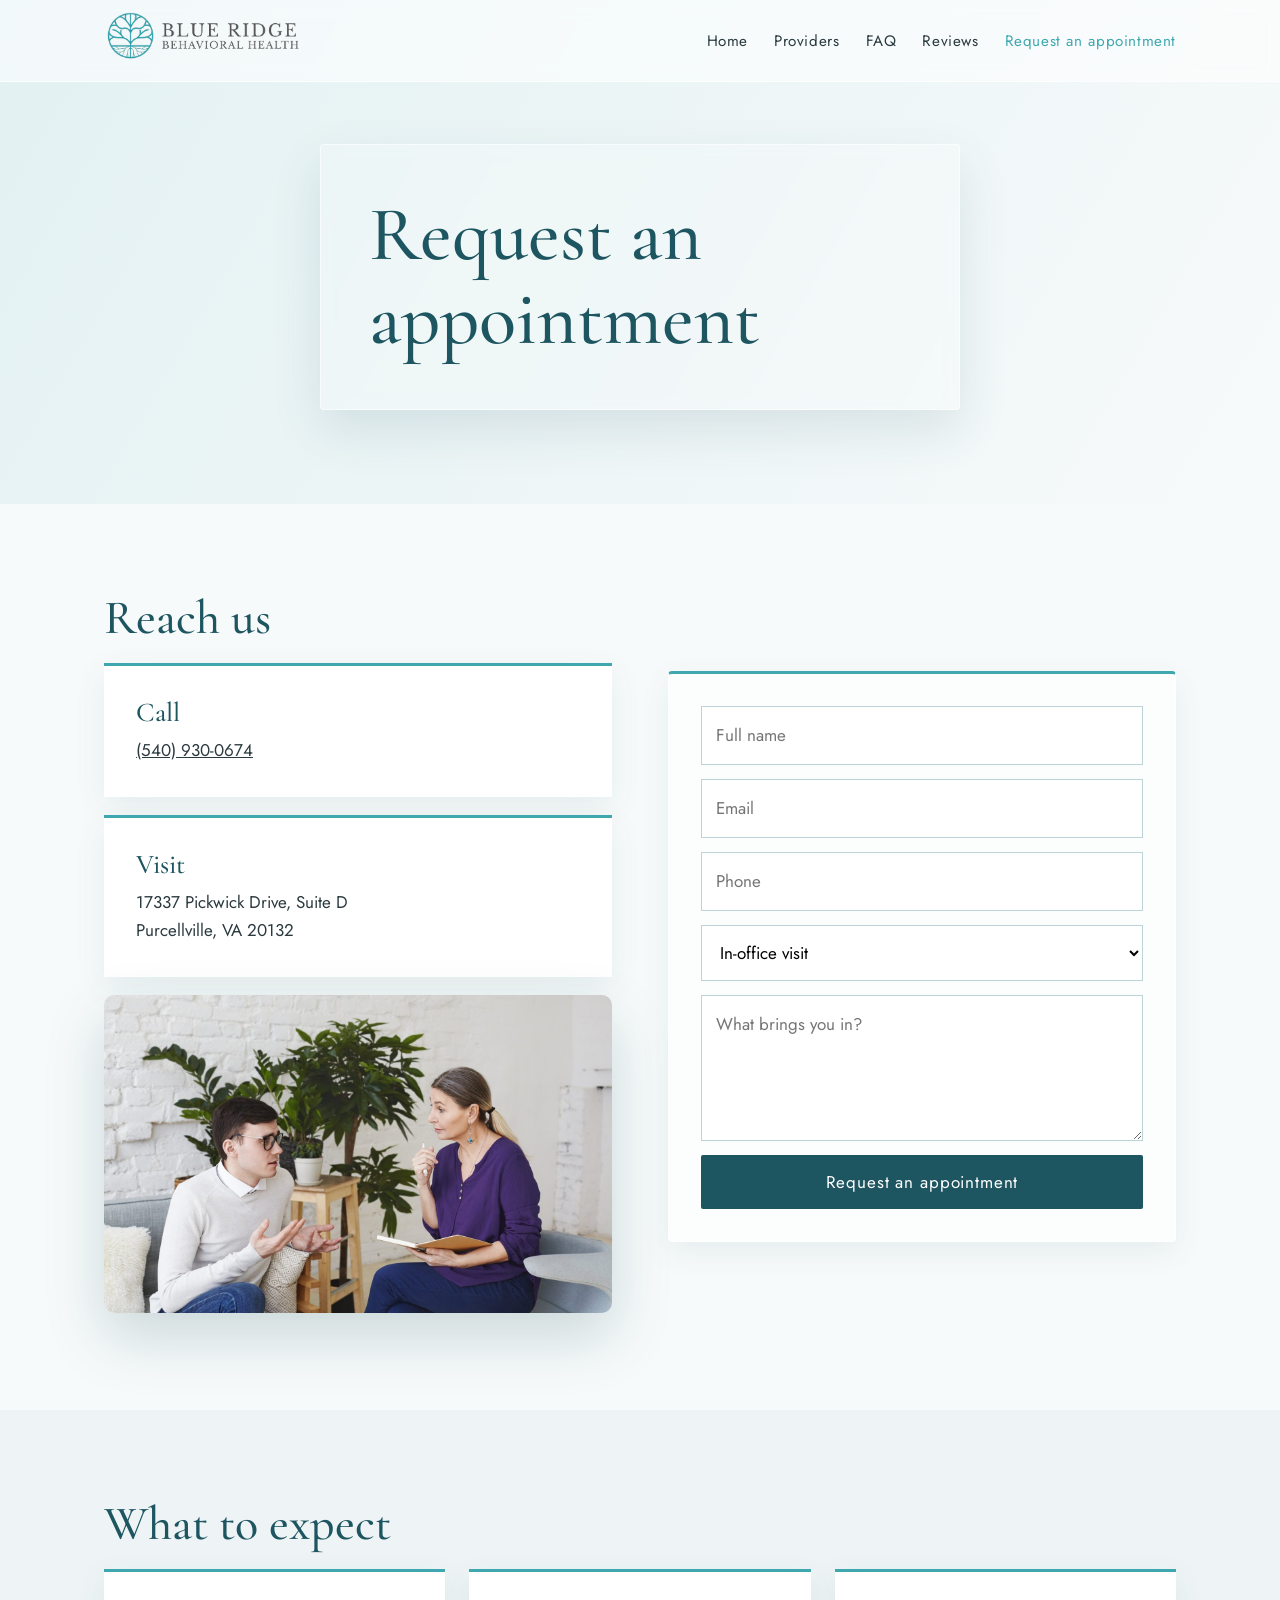
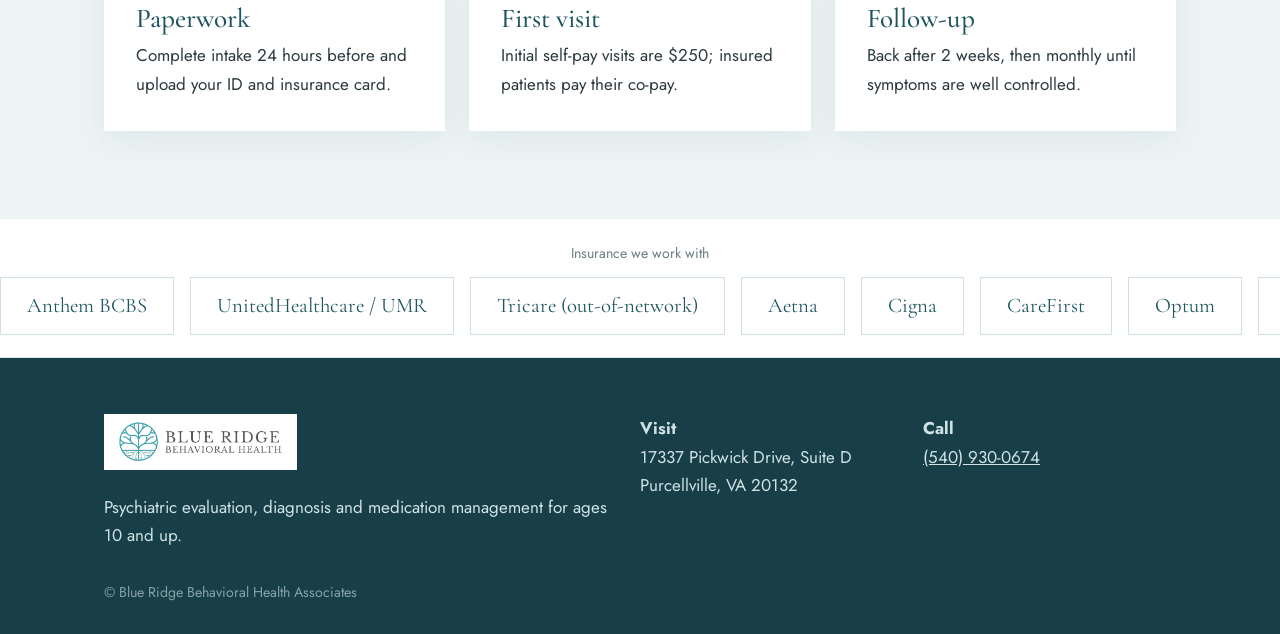
<file: contact.html>
<!doctype html><html lang=en><head><meta charset=utf-8><meta name=viewport content='width=device-width,initial-scale=1'><title>Contact | Blue Ridge Behavioral Health Associates</title><link href='https://fonts.googleapis.com/css2?family=Cormorant+Garamond:wght@400;500;600&family=Jost:wght@300;400;500&display=swap' rel=stylesheet><link rel=stylesheet href=style.css></head><body>
<div class="hero s" style="background:linear-gradient(120deg,#e3f1f3,#f7fafa)"><div class=w><div class=glass><h1>Request an appointment</h1></div></div></div>
<section><div class="w split"><div><h2>Reach us</h2><div class=card style="margin-bottom:18px"><h3>Call</h3><p><a href=tel:5409300674>(540) 930-0674</a></p></div><div class=card><h3>Visit</h3><p>17337 Pickwick Drive, Suite D<br>Purcellville, VA 20132</p></div><img class=pic style="aspect-ratio:16/10;margin-top:18px" src=img/contact.jpg alt=""></div><form class="glass card" style="background:rgba(255,255,255,.6)"><input placeholder="Full name" required><input type=email placeholder=Email required><input type=tel placeholder=Phone><select><option>In-office visit<option>Telehealth visit</select><textarea rows=4 placeholder="What brings you in?"></textarea><button class=btn>Request an appointment</button></form></div></section>
<section class=alt><div class=w><h2>What to expect</h2><div class=g3><div class=card><h3>Paperwork</h3><p>Complete intake 24 hours before and upload your ID and insurance card.</p></div><div class=card><h3>First visit</h3><p>Initial self-pay visits are $250; insured patients pay their co-pay.</p></div><div class=card><h3>Follow-up</h3><p>Back after 2 weeks, then monthly until symptoms are well controlled.</p></div></div></div></section>
<div class=strip><small>Insurance we work with</small><div class=track><span>Anthem BCBS</span><span>UnitedHealthcare / UMR</span><span>Tricare (out-of-network)</span><span>Aetna</span><span>Cigna</span><span>CareFirst</span><span>Optum</span><span>GEHA</span></div></div>
<script src=main.js></script></body></html>
</file>
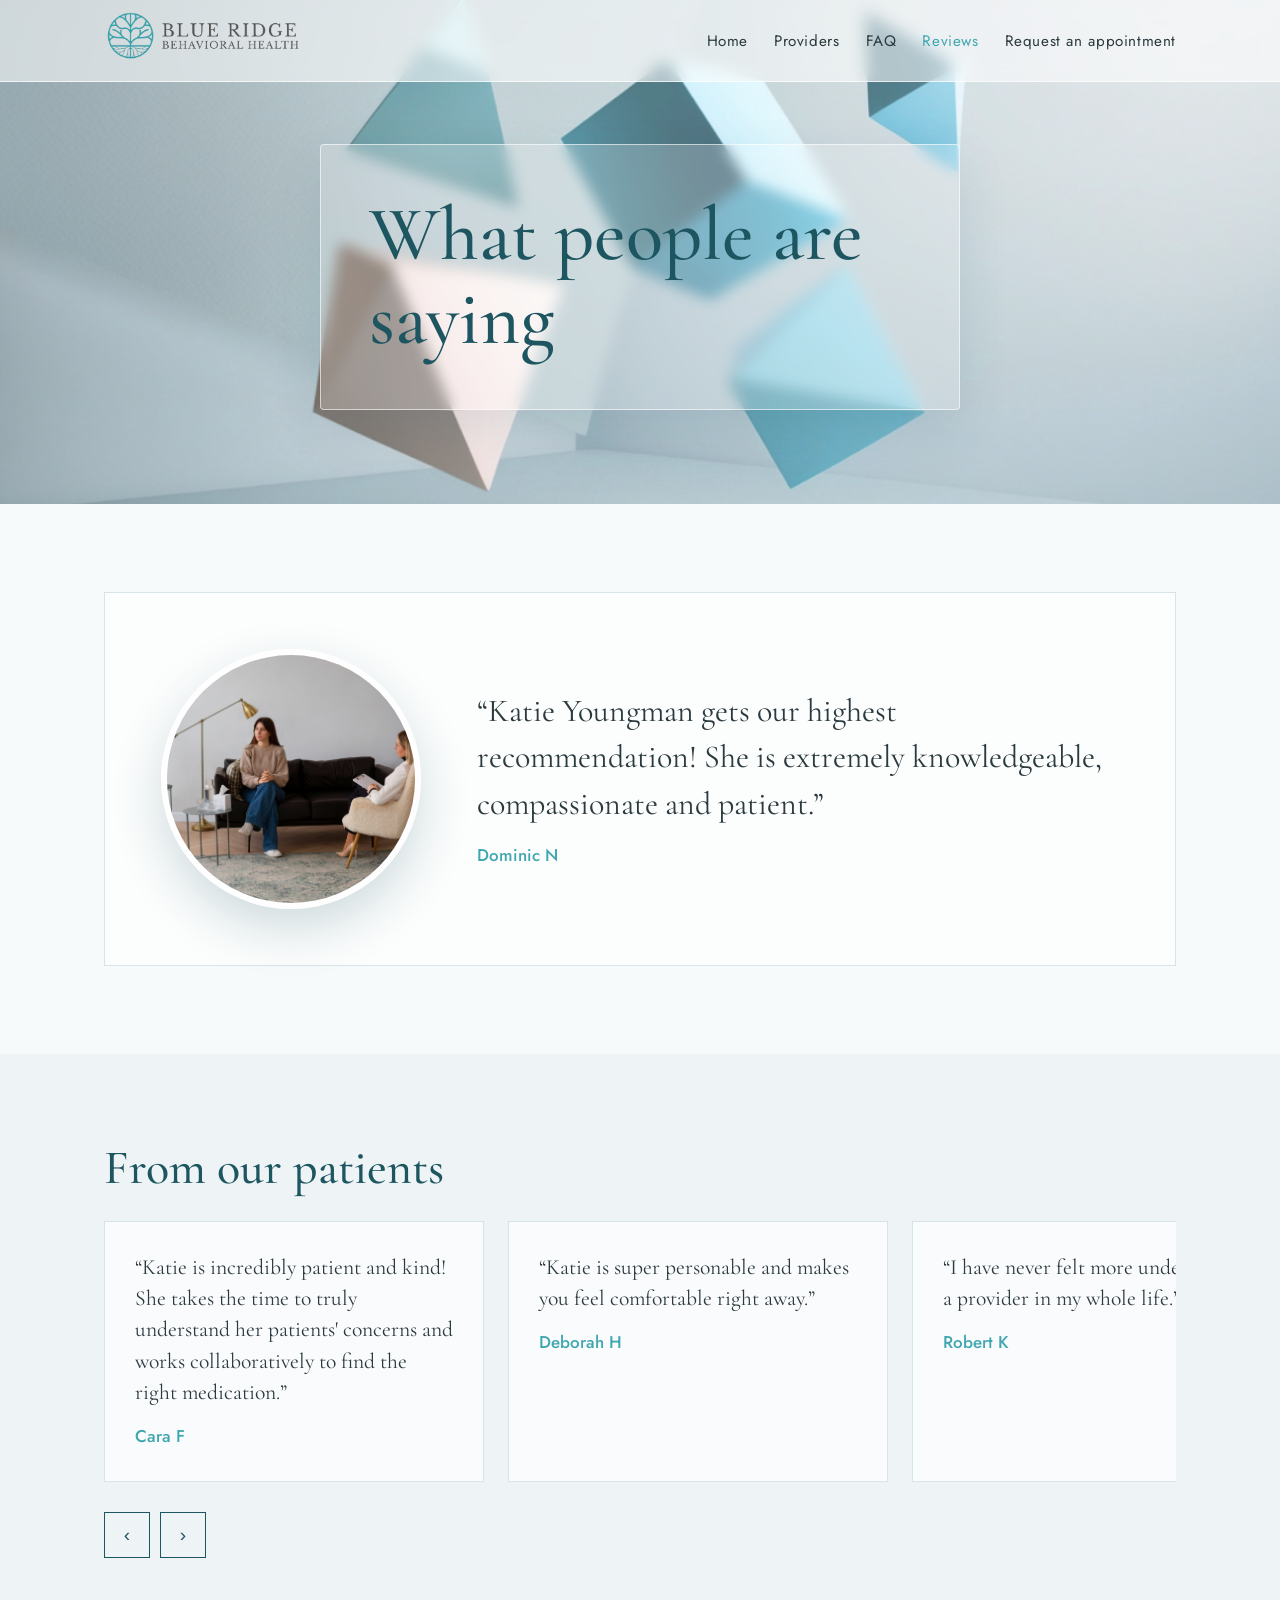
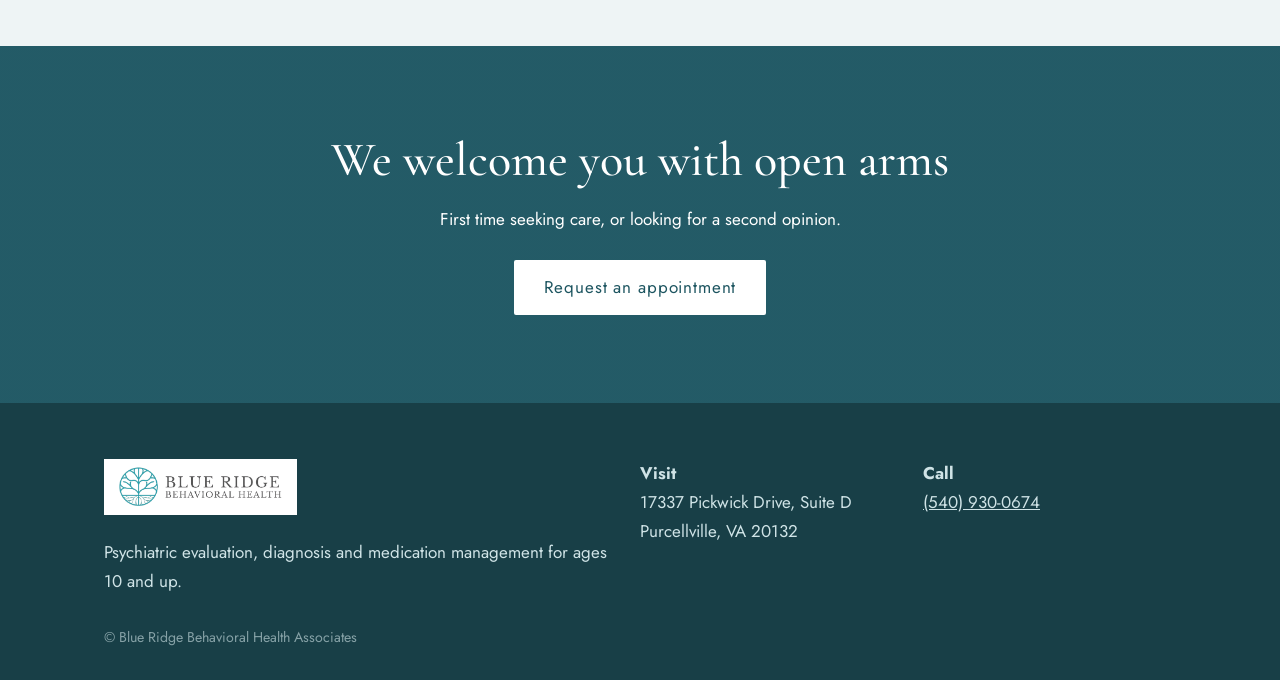
<file: reviews.html>
<!doctype html><html lang=en><head><meta charset=utf-8><meta name=viewport content='width=device-width,initial-scale=1'><title>Reviews | Blue Ridge Behavioral Health Associates</title><link href='https://fonts.googleapis.com/css2?family=Cormorant+Garamond:wght@400;500;600&family=Jost:wght@300;400;500&display=swap' rel=stylesheet><link rel=stylesheet href=style.css></head><body>
<div class="hero s" style="background-image:linear-gradient(rgba(247,250,250,.25),rgba(247,250,250,.25)),url(img/poly.png)"><div class=w><div class=glass><h1>What people are saying</h1></div></div></div>
<section><div class=w><div class="q split" style="padding:56px;grid-template-columns:260px 1fr"><img class=circ style="margin:0;object-position:38% 45%" src=img/review.jpg alt=""><div><p style="font-size:2rem">“Katie Youngman gets our highest recommendation! She is extremely knowledgeable, compassionate and patient.”</p><b>Dominic N</b></div></div></div></section>
<section class=alt data-sl><div class=w><h2>From our patients</h2><div class=sl><div class=q><p>“Katie is incredibly patient and kind! She takes the time to truly understand her patients' concerns and works collaboratively to find the right medication.”</p><b>Cara F</b></div><div class=q><p>“Katie is super personable and makes you feel comfortable right away.”</p><b>Deborah H</b></div><div class=q><p>“I have never felt more understood by a provider in my whole life.”</p><b>Robert K</b></div><div class=q><p>“The office staff is professional, caring, and very responsive. I highly recommend Blue Ridge.”</p><b>Michael S</b></div><div class=q><p>“She listens intently and responds to questions and concerns efficiently, with care.”</p><b>Margaret K</b></div><div class=q><p>“She is extraordinarily smart and cares a lot about your health and overall wellbeing.”</p><b>Emily G</b></div></div><div class=ctl><button data-d=-1>‹</button><button data-d=1>›</button></div></div></section>
<section class="cta"><div class=w><h2>We welcome you with open arms</h2><p style="margin-bottom:26px">First time seeking care, or looking for a second opinion.</p><a class=btn style="background:#fff;color:#1d5560!important" href=contact.html>Request an appointment</a></div></section>
<script src=main.js></script></body></html>
</file>
